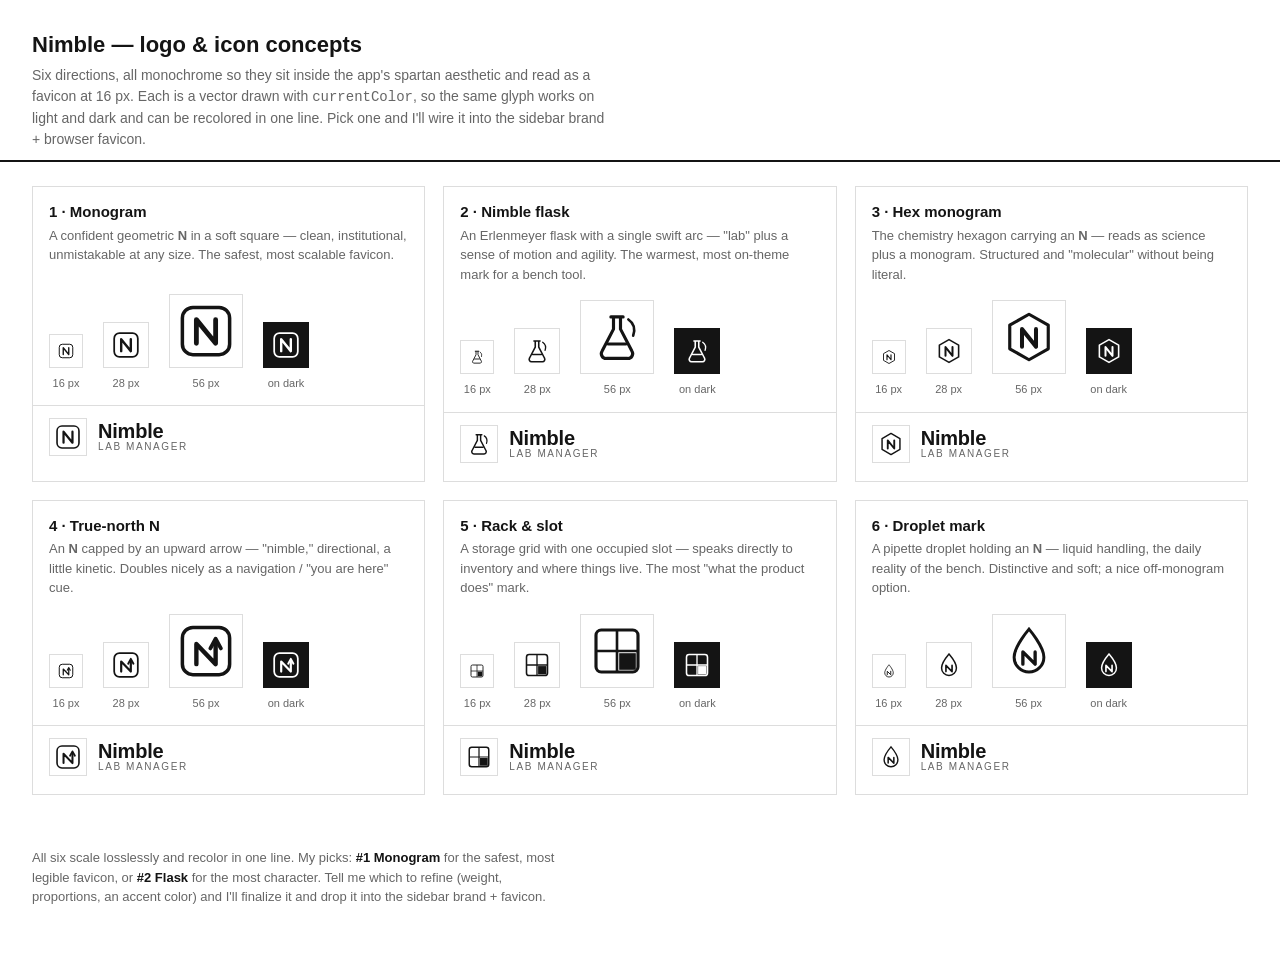
<file: brand/nimble-logos.html>
<!doctype html>
<html lang="en">
<head>
<meta charset="utf-8">
<meta name="viewport" content="width=device-width, initial-scale=1">
<title>Nimble -- logo &amp; icon concepts</title>
<style>
  :root { --ink:#141414; --muted:#666; --line:#ddd; --bg:#fff; --panel:#fafafa; }
  * { box-sizing: border-box; }
  body { margin:0; font-family: Arial, Helvetica, sans-serif; color:var(--ink); background:var(--bg); line-height:1.5; }
  header { padding:28px 32px 10px; border-bottom:2px solid var(--ink); }
  h1 { margin:0 0 4px; font-size:22px; }
  header p { margin:0; color:var(--muted); font-size:14px; max-width:74ch; }
  .grid { display:grid; grid-template-columns:repeat(auto-fill, minmax(360px,1fr)); gap:18px; padding:24px 32px 40px; }
  .card { border:1px solid var(--line); background:var(--bg); display:flex; flex-direction:column; }
  .card h2 { margin:0; font-size:15px; padding:14px 16px 0; }
  .card .why { margin:2px 16px 10px; color:var(--muted); font-size:13px; min-height:52px; }
  .previews { display:flex; align-items:flex-end; gap:20px; padding:6px 16px 14px; flex-wrap:wrap; }
  .swatch { display:flex; flex-direction:column; align-items:center; gap:7px; }
  .swatch .cap { font-size:11px; color:var(--muted); }
  .chip { display:inline-flex; align-items:center; justify-content:center; padding:8px; }
  .on-light { background:var(--bg); color:var(--ink); border:1px solid var(--line); }
  .on-dark  { background:#141414; color:#fff; border:1px solid #141414; }
  .lockup { display:flex; align-items:center; gap:11px; padding:12px 16px 18px; border-top:1px solid var(--line); }
  .lockup .word { font-size:20px; font-weight:700; letter-spacing:-.01em; line-height:1.05; }
  .lockup .word small { display:block; font-size:10px; font-weight:400; letter-spacing:.16em; color:var(--muted); text-transform:uppercase; }
  svg.ico { display:block; }
  .note { padding:0 32px 44px; color:var(--muted); font-size:13px; max-width:82ch; }
  .note b { color:var(--ink); }
  .note code { background:var(--panel); border:1px solid var(--line); padding:1px 5px; }
</style>
</head>
<body>

<!-- glyph definitions: all monochrome via currentColor -->
<svg width="0" height="0" style="position:absolute" aria-hidden="true"><defs>

  <symbol id="g-mono" viewBox="0 0 64 64">
    <rect x="5" y="5" width="54" height="54" rx="12" fill="none" stroke="currentColor" stroke-width="4"/>
    <path d="M21 46 V19 L43 46 V19" fill="none" stroke="currentColor" stroke-width="5.5" stroke-linecap="round" stroke-linejoin="round"/>
  </symbol>

  <symbol id="g-flask" viewBox="0 0 64 64">
    <path d="M25 9 h14 M28 9 v14 L15 48 a5.5 5.5 0 0 0 5 8.5 h24 a5.5 5.5 0 0 0 5-8.5 L36 23 V9"
          fill="none" stroke="currentColor" stroke-width="3.6" stroke-linejoin="round" stroke-linecap="round"/>
    <path d="M22 40 h20" stroke="currentColor" stroke-width="3.6" stroke-linecap="round"/>
    <path d="M45 12 q9.5 6.5 5.5 18.5" fill="none" stroke="currentColor" stroke-width="3" stroke-linecap="round"/>
  </symbol>

  <symbol id="g-hex" viewBox="0 0 64 64">
    <path d="M32 6 L54 18.5 V45.5 L32 58 L10 45.5 V18.5 Z" fill="none" stroke="currentColor" stroke-width="3.6" stroke-linejoin="round"/>
    <path d="M24 43 V23 L40 43 V23" fill="none" stroke="currentColor" stroke-width="4.6" stroke-linecap="round" stroke-linejoin="round"/>
  </symbol>

  <symbol id="g-north" viewBox="0 0 64 64">
    <rect x="5" y="5" width="54" height="54" rx="12" fill="none" stroke="currentColor" stroke-width="4"/>
    <path d="M21 47 V24 L43 47 V24" fill="none" stroke="currentColor" stroke-width="5" stroke-linecap="round" stroke-linejoin="round"/>
    <path d="M37 29 L43 18 L49 29" fill="none" stroke="currentColor" stroke-width="4.4" stroke-linecap="round" stroke-linejoin="round"/>
  </symbol>

  <symbol id="g-grid" viewBox="0 0 64 64">
    <rect x="8" y="8" width="48" height="48" rx="6" fill="none" stroke="currentColor" stroke-width="3.6"/>
    <path d="M32 8 V56 M8 32 H56" stroke="currentColor" stroke-width="3"/>
    <rect x="34.5" y="34.5" width="19" height="19" fill="currentColor"/>
  </symbol>

  <symbol id="g-drop" viewBox="0 0 64 64">
    <path d="M32 7 C32 7 49 27 49 39 a17 17 0 1 1 -34 0 C15 27 32 7 32 7 Z" fill="none" stroke="currentColor" stroke-width="3.4"/>
    <path d="M25 47 V33 L39 47 V33" fill="none" stroke="currentColor" stroke-width="3.8" stroke-linecap="round" stroke-linejoin="round"/>
  </symbol>

</defs></svg>

<header>
  <h1>Nimble &mdash; logo &amp; icon concepts</h1>
  <p>Six directions, all monochrome so they sit inside the app's spartan aesthetic and read
     as a favicon at 16&nbsp;px. Each is a vector drawn with <code>currentColor</code>, so the
     same glyph works on light and dark and can be recolored in one line. Pick one and I'll
     wire it into the sidebar brand + browser favicon.</p>
</header>

<div class="grid">

  <div class="card">
    <h2>1 &middot; Monogram</h2>
    <div class="why">A confident geometric <b>N</b> in a soft square &mdash; clean, institutional,
      unmistakable at any size. The safest, most scalable favicon.</div>
    <div class="previews">
      <div class="swatch"><span class="chip on-light"><svg class="ico" width="16" height="16"><use href="#g-mono"/></svg></span><span class="cap">16&nbsp;px</span></div>
      <div class="swatch"><span class="chip on-light"><svg class="ico" width="28" height="28"><use href="#g-mono"/></svg></span><span class="cap">28&nbsp;px</span></div>
      <div class="swatch"><span class="chip on-light"><svg class="ico" width="56" height="56"><use href="#g-mono"/></svg></span><span class="cap">56&nbsp;px</span></div>
      <div class="swatch"><span class="chip on-dark"><svg class="ico" width="28" height="28"><use href="#g-mono"/></svg></span><span class="cap">on dark</span></div>
    </div>
    <div class="lockup"><span class="chip on-light" style="padding:5px"><svg class="ico" width="26" height="26"><use href="#g-mono"/></svg></span><span class="word">Nimble<small>Lab Manager</small></span></div>
  </div>

  <div class="card">
    <h2>2 &middot; Nimble flask</h2>
    <div class="why">An Erlenmeyer flask with a single swift arc &mdash; "lab" plus a sense of
      motion and agility. The warmest, most on-theme mark for a bench tool.</div>
    <div class="previews">
      <div class="swatch"><span class="chip on-light"><svg class="ico" width="16" height="16"><use href="#g-flask"/></svg></span><span class="cap">16&nbsp;px</span></div>
      <div class="swatch"><span class="chip on-light"><svg class="ico" width="28" height="28"><use href="#g-flask"/></svg></span><span class="cap">28&nbsp;px</span></div>
      <div class="swatch"><span class="chip on-light"><svg class="ico" width="56" height="56"><use href="#g-flask"/></svg></span><span class="cap">56&nbsp;px</span></div>
      <div class="swatch"><span class="chip on-dark"><svg class="ico" width="28" height="28"><use href="#g-flask"/></svg></span><span class="cap">on dark</span></div>
    </div>
    <div class="lockup"><span class="chip on-light" style="padding:5px"><svg class="ico" width="26" height="26"><use href="#g-flask"/></svg></span><span class="word">Nimble<small>Lab Manager</small></span></div>
  </div>

  <div class="card">
    <h2>3 &middot; Hex monogram</h2>
    <div class="why">The chemistry hexagon carrying an <b>N</b> &mdash; reads as science plus a
      monogram. Structured and "molecular" without being literal.</div>
    <div class="previews">
      <div class="swatch"><span class="chip on-light"><svg class="ico" width="16" height="16"><use href="#g-hex"/></svg></span><span class="cap">16&nbsp;px</span></div>
      <div class="swatch"><span class="chip on-light"><svg class="ico" width="28" height="28"><use href="#g-hex"/></svg></span><span class="cap">28&nbsp;px</span></div>
      <div class="swatch"><span class="chip on-light"><svg class="ico" width="56" height="56"><use href="#g-hex"/></svg></span><span class="cap">56&nbsp;px</span></div>
      <div class="swatch"><span class="chip on-dark"><svg class="ico" width="28" height="28"><use href="#g-hex"/></svg></span><span class="cap">on dark</span></div>
    </div>
    <div class="lockup"><span class="chip on-light" style="padding:5px"><svg class="ico" width="26" height="26"><use href="#g-hex"/></svg></span><span class="word">Nimble<small>Lab Manager</small></span></div>
  </div>

  <div class="card">
    <h2>4 &middot; True-north N</h2>
    <div class="why">An <b>N</b> capped by an upward arrow &mdash; "nimble," directional, a little
      kinetic. Doubles nicely as a navigation / "you are here" cue.</div>
    <div class="previews">
      <div class="swatch"><span class="chip on-light"><svg class="ico" width="16" height="16"><use href="#g-north"/></svg></span><span class="cap">16&nbsp;px</span></div>
      <div class="swatch"><span class="chip on-light"><svg class="ico" width="28" height="28"><use href="#g-north"/></svg></span><span class="cap">28&nbsp;px</span></div>
      <div class="swatch"><span class="chip on-light"><svg class="ico" width="56" height="56"><use href="#g-north"/></svg></span><span class="cap">56&nbsp;px</span></div>
      <div class="swatch"><span class="chip on-dark"><svg class="ico" width="28" height="28"><use href="#g-north"/></svg></span><span class="cap">on dark</span></div>
    </div>
    <div class="lockup"><span class="chip on-light" style="padding:5px"><svg class="ico" width="26" height="26"><use href="#g-north"/></svg></span><span class="word">Nimble<small>Lab Manager</small></span></div>
  </div>

  <div class="card">
    <h2>5 &middot; Rack &amp; slot</h2>
    <div class="why">A storage grid with one occupied slot &mdash; speaks directly to
      inventory and where things live. The most "what the product does" mark.</div>
    <div class="previews">
      <div class="swatch"><span class="chip on-light"><svg class="ico" width="16" height="16"><use href="#g-grid"/></svg></span><span class="cap">16&nbsp;px</span></div>
      <div class="swatch"><span class="chip on-light"><svg class="ico" width="28" height="28"><use href="#g-grid"/></svg></span><span class="cap">28&nbsp;px</span></div>
      <div class="swatch"><span class="chip on-light"><svg class="ico" width="56" height="56"><use href="#g-grid"/></svg></span><span class="cap">56&nbsp;px</span></div>
      <div class="swatch"><span class="chip on-dark"><svg class="ico" width="28" height="28"><use href="#g-grid"/></svg></span><span class="cap">on dark</span></div>
    </div>
    <div class="lockup"><span class="chip on-light" style="padding:5px"><svg class="ico" width="26" height="26"><use href="#g-grid"/></svg></span><span class="word">Nimble<small>Lab Manager</small></span></div>
  </div>

  <div class="card">
    <h2>6 &middot; Droplet mark</h2>
    <div class="why">A pipette droplet holding an <b>N</b> &mdash; liquid handling, the daily
      reality of the bench. Distinctive and soft; a nice off-monogram option.</div>
    <div class="previews">
      <div class="swatch"><span class="chip on-light"><svg class="ico" width="16" height="16"><use href="#g-drop"/></svg></span><span class="cap">16&nbsp;px</span></div>
      <div class="swatch"><span class="chip on-light"><svg class="ico" width="28" height="28"><use href="#g-drop"/></svg></span><span class="cap">28&nbsp;px</span></div>
      <div class="swatch"><span class="chip on-light"><svg class="ico" width="56" height="56"><use href="#g-drop"/></svg></span><span class="cap">56&nbsp;px</span></div>
      <div class="swatch"><span class="chip on-dark"><svg class="ico" width="28" height="28"><use href="#g-drop"/></svg></span><span class="cap">on dark</span></div>
    </div>
    <div class="lockup"><span class="chip on-light" style="padding:5px"><svg class="ico" width="26" height="26"><use href="#g-drop"/></svg></span><span class="word">Nimble<small>Lab Manager</small></span></div>
  </div>

</div>

<p class="note">All six scale losslessly and recolor in one line. My picks: <b>#1 Monogram</b>
  for the safest, most legible favicon, or <b>#2 Flask</b> for the most character. Tell me which
  to refine (weight, proportions, an accent color) and I'll finalize it and drop it into the
  sidebar brand + favicon.</p>

</body>
</html>
</file>
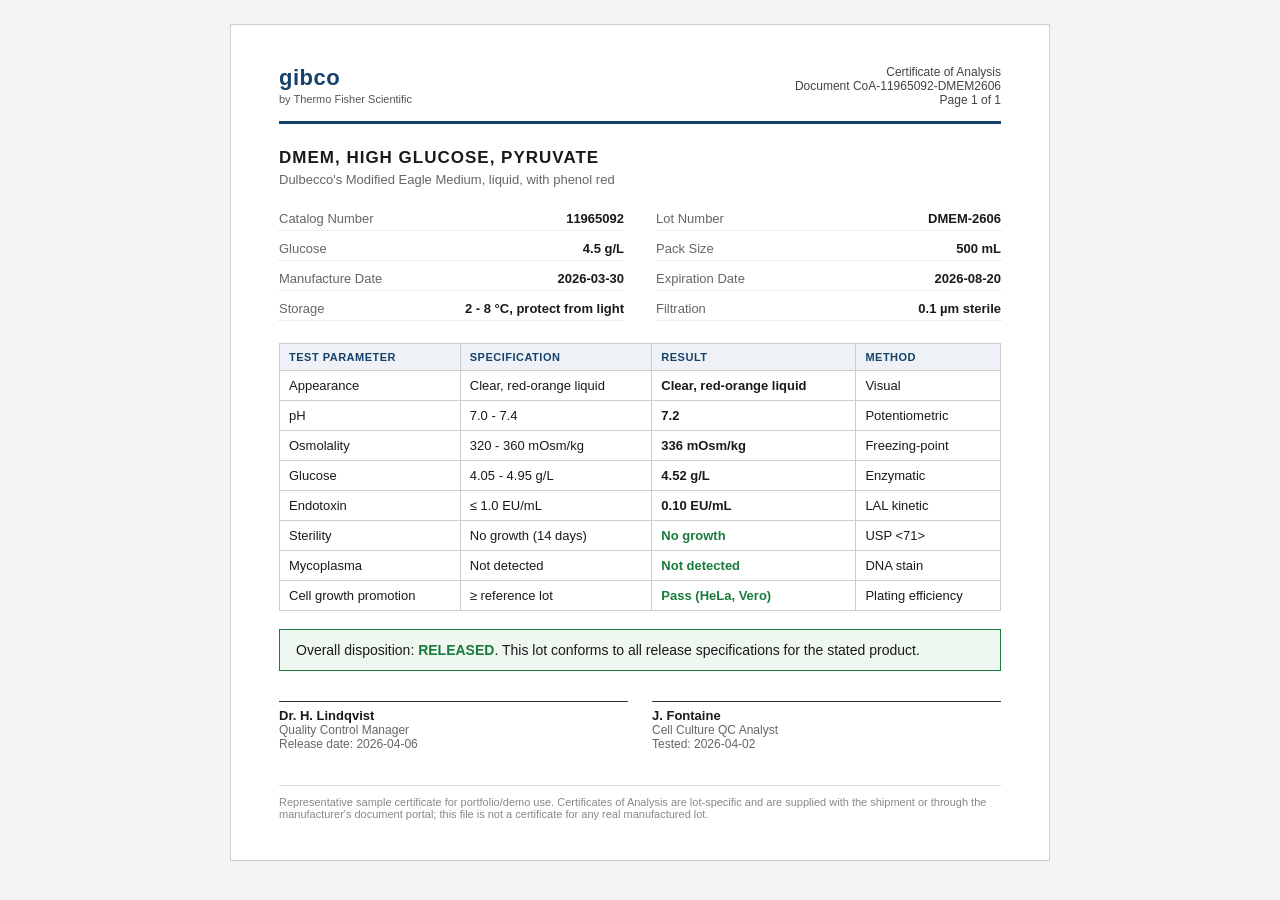
<file: examples/coa/dmem-coa.html>
<!DOCTYPE html>
<html lang="en">
<head>
<meta charset="utf-8">
<meta name="viewport" content="width=device-width, initial-scale=1">
<title>Certificate of Analysis -- DMEM, high glucose -- Lot DMEM-2606</title>
<style>
  :root { color-scheme: light; }
  * { box-sizing: border-box; }
  body { font-family: Arial, Helvetica, sans-serif; color: #1a1a1a; background: #f4f4f4; margin: 0; padding: 24px; }
  .sheet { max-width: 820px; margin: 0 auto; background: #fff; border: 1px solid #cfcfcf; padding: 40px 48px; }
  .head { display: flex; justify-content: space-between; align-items: flex-start; border-bottom: 3px solid #16416b; padding-bottom: 14px; }
  .brand { font-size: 22px; font-weight: 700; letter-spacing: .5px; color: #16416b; }
  .brand small { display: block; font-size: 11px; font-weight: 400; color: #555; letter-spacing: 0; margin-top: 2px; }
  .docid { text-align: right; font-size: 12px; color: #444; }
  h1 { font-size: 17px; text-transform: uppercase; letter-spacing: 1px; margin: 24px 0 4px; }
  .sub { color: #666; font-size: 13px; margin-bottom: 20px; }
  .meta { display: grid; grid-template-columns: 1fr 1fr; gap: 6px 32px; font-size: 13px; margin-bottom: 22px; }
  .meta div { display: flex; justify-content: space-between; border-bottom: 1px dotted #ddd; padding: 4px 0; }
  .meta span:first-child { color: #666; }
  .meta span:last-child { font-weight: 600; text-align: right; }
  table { width: 100%; border-collapse: collapse; font-size: 13px; margin-bottom: 8px; }
  th, td { border: 1px solid #ccc; padding: 7px 9px; text-align: left; }
  thead th { background: #eef2f6; color: #16416b; font-size: 11px; text-transform: uppercase; letter-spacing: .5px; }
  td.result { font-weight: 600; }
  .pass { color: #1a7a3c; font-weight: 700; }
  .disposition { margin-top: 18px; padding: 12px 16px; border: 1px solid #1a7a3c; background: #eef7f0; font-size: 14px; }
  .disposition strong { color: #1a7a3c; }
  .signoff { margin-top: 30px; display: grid; grid-template-columns: 1fr 1fr; gap: 24px; font-size: 13px; }
  .sig { border-top: 1px solid #333; padding-top: 6px; }
  .sig .name { font-weight: 700; }
  .sig .role { color: #666; font-size: 12px; }
  .foot { margin-top: 34px; border-top: 1px solid #ddd; padding-top: 10px; font-size: 11px; color: #888; }
  @media print { body { background: #fff; padding: 0; } .sheet { border: 0; } }
</style>
</head>
<body>
<div class="sheet">
  <div class="head">
    <div class="brand">gibco<small>by Thermo Fisher Scientific</small></div>
    <div class="docid">
      Certificate of Analysis<br>
      Document CoA-11965092-DMEM2606<br>
      Page 1 of 1
    </div>
  </div>

  <h1>DMEM, high glucose, pyruvate</h1>
  <div class="sub">Dulbecco's Modified Eagle Medium, liquid, with phenol red</div>

  <div class="meta">
    <div><span>Catalog Number</span><span>11965092</span></div>
    <div><span>Lot Number</span><span>DMEM-2606</span></div>
    <div><span>Glucose</span><span>4.5 g/L</span></div>
    <div><span>Pack Size</span><span>500 mL</span></div>
    <div><span>Manufacture Date</span><span>2026-03-30</span></div>
    <div><span>Expiration Date</span><span>2026-08-20</span></div>
    <div><span>Storage</span><span>2 - 8 &deg;C, protect from light</span></div>
    <div><span>Filtration</span><span>0.1 &micro;m sterile</span></div>
  </div>

  <table>
    <thead>
      <tr><th>Test Parameter</th><th>Specification</th><th>Result</th><th>Method</th></tr>
    </thead>
    <tbody>
      <tr><td>Appearance</td><td>Clear, red-orange liquid</td><td class="result">Clear, red-orange liquid</td><td>Visual</td></tr>
      <tr><td>pH</td><td>7.0 - 7.4</td><td class="result">7.2</td><td>Potentiometric</td></tr>
      <tr><td>Osmolality</td><td>320 - 360 mOsm/kg</td><td class="result">336 mOsm/kg</td><td>Freezing-point</td></tr>
      <tr><td>Glucose</td><td>4.05 - 4.95 g/L</td><td class="result">4.52 g/L</td><td>Enzymatic</td></tr>
      <tr><td>Endotoxin</td><td>&le; 1.0 EU/mL</td><td class="result">0.10 EU/mL</td><td>LAL kinetic</td></tr>
      <tr><td>Sterility</td><td>No growth (14 days)</td><td class="result pass">No growth</td><td>USP &lt;71&gt;</td></tr>
      <tr><td>Mycoplasma</td><td>Not detected</td><td class="result pass">Not detected</td><td>DNA stain</td></tr>
      <tr><td>Cell growth promotion</td><td>&ge; reference lot</td><td class="result pass">Pass (HeLa, Vero)</td><td>Plating efficiency</td></tr>
    </tbody>
  </table>

  <div class="disposition">
    Overall disposition: <strong>RELEASED</strong>. This lot conforms to all
    release specifications for the stated product.
  </div>

  <div class="signoff">
    <div class="sig">
      <div class="name">Dr. H. Lindqvist</div>
      <div class="role">Quality Control Manager</div>
      <div class="role">Release date: 2026-04-06</div>
    </div>
    <div class="sig">
      <div class="name">J. Fontaine</div>
      <div class="role">Cell Culture QC Analyst</div>
      <div class="role">Tested: 2026-04-02</div>
    </div>
  </div>

  <div class="foot">
    Representative sample certificate for portfolio/demo use. Certificates of
    Analysis are lot-specific and are supplied with the shipment or through the
    manufacturer's document portal; this file is not a certificate for any real
    manufactured lot.
  </div>
</div>
</body>
</html>
</file>
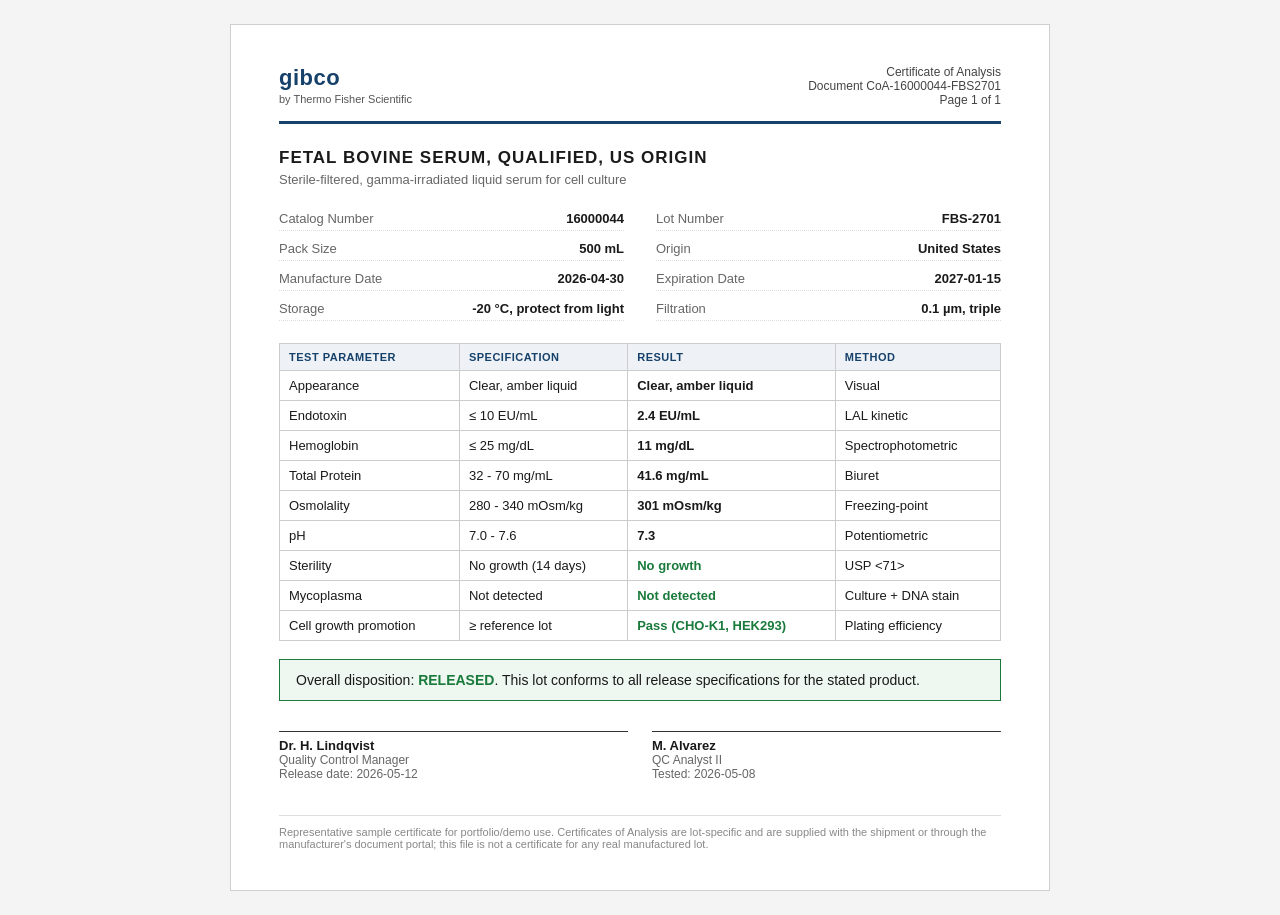
<file: examples/coa/fbs-coa.html>
<!DOCTYPE html>
<html lang="en">
<head>
<meta charset="utf-8">
<meta name="viewport" content="width=device-width, initial-scale=1">
<title>Certificate of Analysis -- Fetal Bovine Serum -- Lot FBS-2701</title>
<style>
  :root { color-scheme: light; }
  * { box-sizing: border-box; }
  body { font-family: Arial, Helvetica, sans-serif; color: #1a1a1a; background: #f4f4f4; margin: 0; padding: 24px; }
  .sheet { max-width: 820px; margin: 0 auto; background: #fff; border: 1px solid #cfcfcf; padding: 40px 48px; }
  .head { display: flex; justify-content: space-between; align-items: flex-start; border-bottom: 3px solid #16416b; padding-bottom: 14px; }
  .brand { font-size: 22px; font-weight: 700; letter-spacing: .5px; color: #16416b; }
  .brand small { display: block; font-size: 11px; font-weight: 400; color: #555; letter-spacing: 0; margin-top: 2px; }
  .docid { text-align: right; font-size: 12px; color: #444; }
  h1 { font-size: 17px; text-transform: uppercase; letter-spacing: 1px; margin: 24px 0 4px; }
  .sub { color: #666; font-size: 13px; margin-bottom: 20px; }
  .meta { display: grid; grid-template-columns: 1fr 1fr; gap: 6px 32px; font-size: 13px; margin-bottom: 22px; }
  .meta div { display: flex; justify-content: space-between; border-bottom: 1px dotted #ddd; padding: 4px 0; }
  .meta span:first-child { color: #666; }
  .meta span:last-child { font-weight: 600; text-align: right; }
  table { width: 100%; border-collapse: collapse; font-size: 13px; margin-bottom: 8px; }
  th, td { border: 1px solid #ccc; padding: 7px 9px; text-align: left; }
  thead th { background: #eef2f6; color: #16416b; font-size: 11px; text-transform: uppercase; letter-spacing: .5px; }
  td.result { font-weight: 600; }
  .pass { color: #1a7a3c; font-weight: 700; }
  .disposition { margin-top: 18px; padding: 12px 16px; border: 1px solid #1a7a3c; background: #eef7f0; font-size: 14px; }
  .disposition strong { color: #1a7a3c; }
  .signoff { margin-top: 30px; display: grid; grid-template-columns: 1fr 1fr; gap: 24px; font-size: 13px; }
  .sig { border-top: 1px solid #333; padding-top: 6px; }
  .sig .name { font-weight: 700; }
  .sig .role { color: #666; font-size: 12px; }
  .foot { margin-top: 34px; border-top: 1px solid #ddd; padding-top: 10px; font-size: 11px; color: #888; }
  @media print { body { background: #fff; padding: 0; } .sheet { border: 0; } }
</style>
</head>
<body>
<div class="sheet">
  <div class="head">
    <div class="brand">gibco<small>by Thermo Fisher Scientific</small></div>
    <div class="docid">
      Certificate of Analysis<br>
      Document CoA-16000044-FBS2701<br>
      Page 1 of 1
    </div>
  </div>

  <h1>Fetal Bovine Serum, qualified, US origin</h1>
  <div class="sub">Sterile-filtered, gamma-irradiated liquid serum for cell culture</div>

  <div class="meta">
    <div><span>Catalog Number</span><span>16000044</span></div>
    <div><span>Lot Number</span><span>FBS-2701</span></div>
    <div><span>Pack Size</span><span>500 mL</span></div>
    <div><span>Origin</span><span>United States</span></div>
    <div><span>Manufacture Date</span><span>2026-04-30</span></div>
    <div><span>Expiration Date</span><span>2027-01-15</span></div>
    <div><span>Storage</span><span>-20 &deg;C, protect from light</span></div>
    <div><span>Filtration</span><span>0.1 &micro;m, triple</span></div>
  </div>

  <table>
    <thead>
      <tr><th>Test Parameter</th><th>Specification</th><th>Result</th><th>Method</th></tr>
    </thead>
    <tbody>
      <tr><td>Appearance</td><td>Clear, amber liquid</td><td class="result">Clear, amber liquid</td><td>Visual</td></tr>
      <tr><td>Endotoxin</td><td>&le; 10 EU/mL</td><td class="result">2.4 EU/mL</td><td>LAL kinetic</td></tr>
      <tr><td>Hemoglobin</td><td>&le; 25 mg/dL</td><td class="result">11 mg/dL</td><td>Spectrophotometric</td></tr>
      <tr><td>Total Protein</td><td>32 - 70 mg/mL</td><td class="result">41.6 mg/mL</td><td>Biuret</td></tr>
      <tr><td>Osmolality</td><td>280 - 340 mOsm/kg</td><td class="result">301 mOsm/kg</td><td>Freezing-point</td></tr>
      <tr><td>pH</td><td>7.0 - 7.6</td><td class="result">7.3</td><td>Potentiometric</td></tr>
      <tr><td>Sterility</td><td>No growth (14 days)</td><td class="result pass">No growth</td><td>USP &lt;71&gt;</td></tr>
      <tr><td>Mycoplasma</td><td>Not detected</td><td class="result pass">Not detected</td><td>Culture + DNA stain</td></tr>
      <tr><td>Cell growth promotion</td><td>&ge; reference lot</td><td class="result pass">Pass (CHO-K1, HEK293)</td><td>Plating efficiency</td></tr>
    </tbody>
  </table>

  <div class="disposition">
    Overall disposition: <strong>RELEASED</strong>. This lot conforms to all
    release specifications for the stated product.
  </div>

  <div class="signoff">
    <div class="sig">
      <div class="name">Dr. H. Lindqvist</div>
      <div class="role">Quality Control Manager</div>
      <div class="role">Release date: 2026-05-12</div>
    </div>
    <div class="sig">
      <div class="name">M. Alvarez</div>
      <div class="role">QC Analyst II</div>
      <div class="role">Tested: 2026-05-08</div>
    </div>
  </div>

  <div class="foot">
    Representative sample certificate for portfolio/demo use. Certificates of
    Analysis are lot-specific and are supplied with the shipment or through the
    manufacturer's document portal; this file is not a certificate for any real
    manufactured lot.
  </div>
</div>
</body>
</html>
</file>
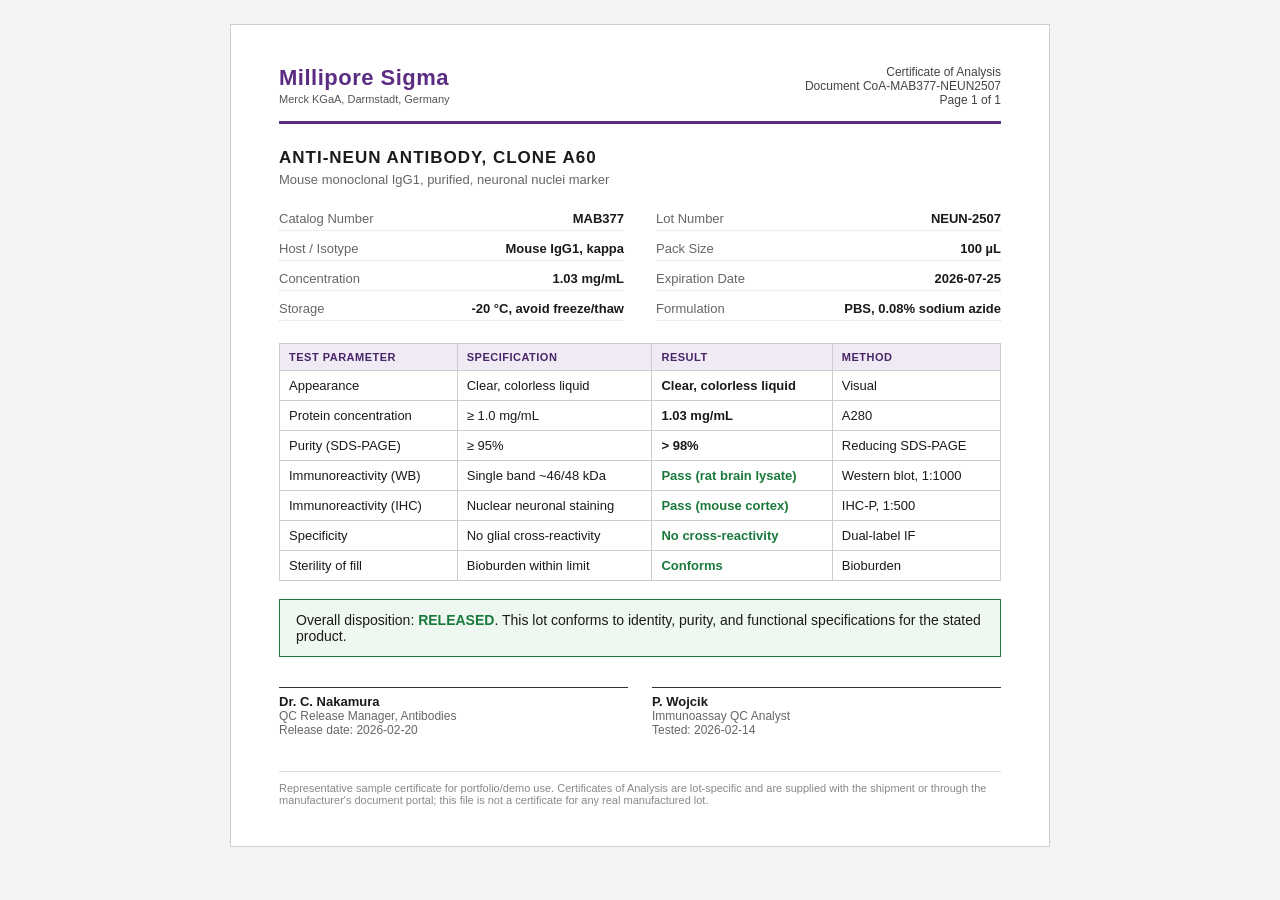
<file: examples/coa/neun-antibody-coa.html>
<!DOCTYPE html>
<html lang="en">
<head>
<meta charset="utf-8">
<meta name="viewport" content="width=device-width, initial-scale=1">
<title>Certificate of Analysis -- Anti-NeuN Antibody -- Lot NEUN-2507</title>
<style>
  :root { color-scheme: light; }
  * { box-sizing: border-box; }
  body { font-family: Arial, Helvetica, sans-serif; color: #1a1a1a; background: #f4f4f4; margin: 0; padding: 24px; }
  .sheet { max-width: 820px; margin: 0 auto; background: #fff; border: 1px solid #cfcfcf; padding: 40px 48px; }
  .head { display: flex; justify-content: space-between; align-items: flex-start; border-bottom: 3px solid #5b2d82; padding-bottom: 14px; }
  .brand { font-size: 22px; font-weight: 700; letter-spacing: .5px; color: #5b2d82; }
  .brand small { display: block; font-size: 11px; font-weight: 400; color: #555; letter-spacing: 0; margin-top: 2px; }
  .docid { text-align: right; font-size: 12px; color: #444; }
  h1 { font-size: 17px; text-transform: uppercase; letter-spacing: 1px; margin: 24px 0 4px; }
  .sub { color: #666; font-size: 13px; margin-bottom: 20px; }
  .meta { display: grid; grid-template-columns: 1fr 1fr; gap: 6px 32px; font-size: 13px; margin-bottom: 22px; }
  .meta div { display: flex; justify-content: space-between; border-bottom: 1px dotted #ddd; padding: 4px 0; }
  .meta span:first-child { color: #666; }
  .meta span:last-child { font-weight: 600; text-align: right; }
  table { width: 100%; border-collapse: collapse; font-size: 13px; margin-bottom: 8px; }
  th, td { border: 1px solid #ccc; padding: 7px 9px; text-align: left; }
  thead th { background: #f0eaf5; color: #4a2569; font-size: 11px; text-transform: uppercase; letter-spacing: .5px; }
  td.result { font-weight: 600; }
  .pass { color: #1a7a3c; font-weight: 700; }
  .disposition { margin-top: 18px; padding: 12px 16px; border: 1px solid #1a7a3c; background: #eef7f0; font-size: 14px; }
  .disposition strong { color: #1a7a3c; }
  .signoff { margin-top: 30px; display: grid; grid-template-columns: 1fr 1fr; gap: 24px; font-size: 13px; }
  .sig { border-top: 1px solid #333; padding-top: 6px; }
  .sig .name { font-weight: 700; }
  .sig .role { color: #666; font-size: 12px; }
  .foot { margin-top: 34px; border-top: 1px solid #ddd; padding-top: 10px; font-size: 11px; color: #888; }
  @media print { body { background: #fff; padding: 0; } .sheet { border: 0; } }
</style>
</head>
<body>
<div class="sheet">
  <div class="head">
    <div class="brand">Millipore Sigma<small>Merck KGaA, Darmstadt, Germany</small></div>
    <div class="docid">
      Certificate of Analysis<br>
      Document CoA-MAB377-NEUN2507<br>
      Page 1 of 1
    </div>
  </div>

  <h1>Anti-NeuN Antibody, clone A60</h1>
  <div class="sub">Mouse monoclonal IgG1, purified, neuronal nuclei marker</div>

  <div class="meta">
    <div><span>Catalog Number</span><span>MAB377</span></div>
    <div><span>Lot Number</span><span>NEUN-2507</span></div>
    <div><span>Host / Isotype</span><span>Mouse IgG1, kappa</span></div>
    <div><span>Pack Size</span><span>100 &micro;L</span></div>
    <div><span>Concentration</span><span>1.03 mg/mL</span></div>
    <div><span>Expiration Date</span><span>2026-07-25</span></div>
    <div><span>Storage</span><span>-20 &deg;C, avoid freeze/thaw</span></div>
    <div><span>Formulation</span><span>PBS, 0.08% sodium azide</span></div>
  </div>

  <table>
    <thead>
      <tr><th>Test Parameter</th><th>Specification</th><th>Result</th><th>Method</th></tr>
    </thead>
    <tbody>
      <tr><td>Appearance</td><td>Clear, colorless liquid</td><td class="result">Clear, colorless liquid</td><td>Visual</td></tr>
      <tr><td>Protein concentration</td><td>&ge; 1.0 mg/mL</td><td class="result">1.03 mg/mL</td><td>A280</td></tr>
      <tr><td>Purity (SDS-PAGE)</td><td>&ge; 95%</td><td class="result">&gt; 98%</td><td>Reducing SDS-PAGE</td></tr>
      <tr><td>Immunoreactivity (WB)</td><td>Single band ~46/48 kDa</td><td class="result pass">Pass (rat brain lysate)</td><td>Western blot, 1:1000</td></tr>
      <tr><td>Immunoreactivity (IHC)</td><td>Nuclear neuronal staining</td><td class="result pass">Pass (mouse cortex)</td><td>IHC-P, 1:500</td></tr>
      <tr><td>Specificity</td><td>No glial cross-reactivity</td><td class="result pass">No cross-reactivity</td><td>Dual-label IF</td></tr>
      <tr><td>Sterility of fill</td><td>Bioburden within limit</td><td class="result pass">Conforms</td><td>Bioburden</td></tr>
    </tbody>
  </table>

  <div class="disposition">
    Overall disposition: <strong>RELEASED</strong>. This lot conforms to
    identity, purity, and functional specifications for the stated product.
  </div>

  <div class="signoff">
    <div class="sig">
      <div class="name">Dr. C. Nakamura</div>
      <div class="role">QC Release Manager, Antibodies</div>
      <div class="role">Release date: 2026-02-20</div>
    </div>
    <div class="sig">
      <div class="name">P. Wojcik</div>
      <div class="role">Immunoassay QC Analyst</div>
      <div class="role">Tested: 2026-02-14</div>
    </div>
  </div>

  <div class="foot">
    Representative sample certificate for portfolio/demo use. Certificates of
    Analysis are lot-specific and are supplied with the shipment or through the
    manufacturer's document portal; this file is not a certificate for any real
    manufactured lot.
  </div>
</div>
</body>
</html>
</file>
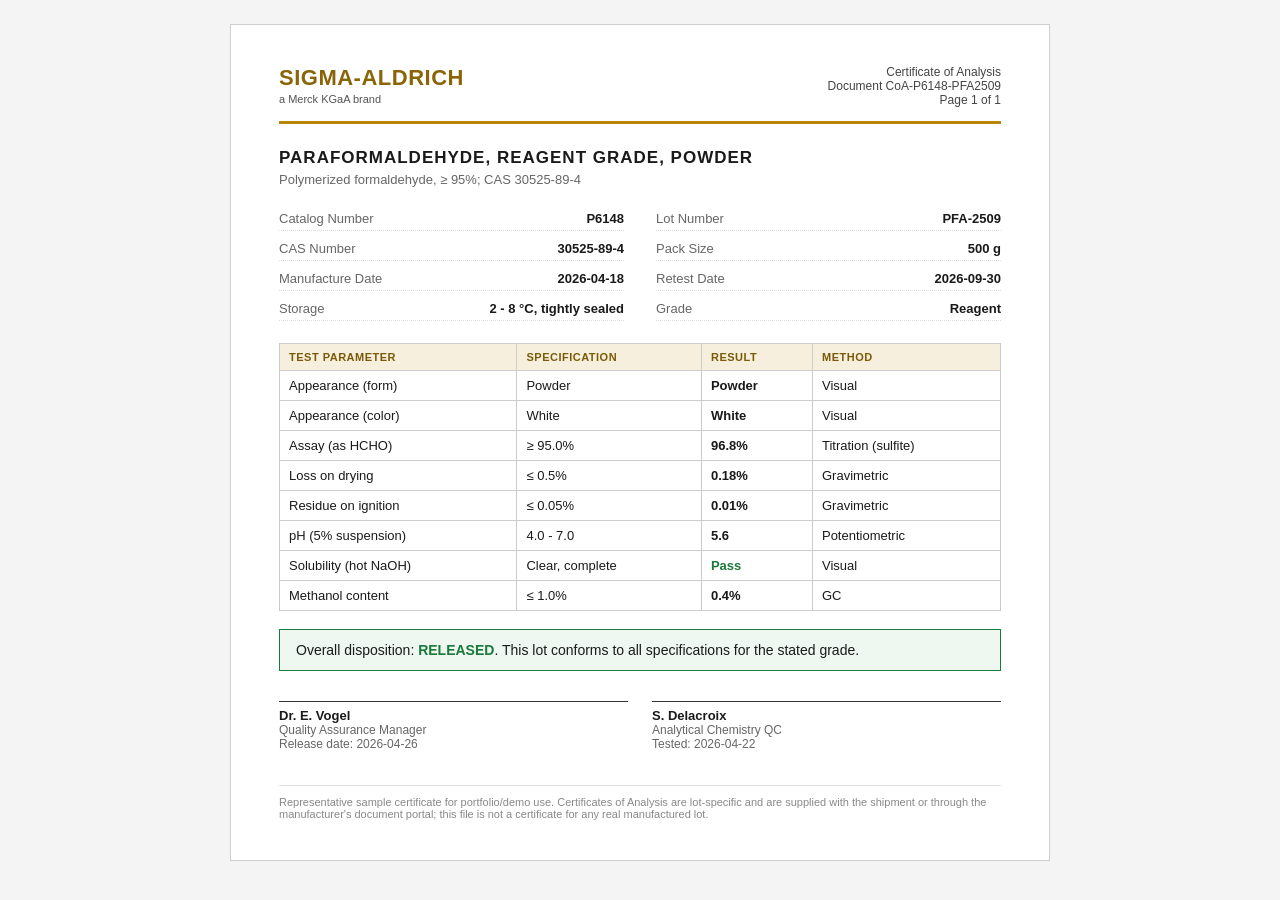
<file: examples/coa/paraformaldehyde-coa.html>
<!DOCTYPE html>
<html lang="en">
<head>
<meta charset="utf-8">
<meta name="viewport" content="width=device-width, initial-scale=1">
<title>Certificate of Analysis -- Paraformaldehyde -- Lot PFA-2509</title>
<style>
  :root { color-scheme: light; }
  * { box-sizing: border-box; }
  body { font-family: Arial, Helvetica, sans-serif; color: #1a1a1a; background: #f4f4f4; margin: 0; padding: 24px; }
  .sheet { max-width: 820px; margin: 0 auto; background: #fff; border: 1px solid #cfcfcf; padding: 40px 48px; }
  .head { display: flex; justify-content: space-between; align-items: flex-start; border-bottom: 3px solid #b8860b; padding-bottom: 14px; }
  .brand { font-size: 22px; font-weight: 700; letter-spacing: .5px; color: #8a6508; }
  .brand small { display: block; font-size: 11px; font-weight: 400; color: #555; letter-spacing: 0; margin-top: 2px; }
  .docid { text-align: right; font-size: 12px; color: #444; }
  h1 { font-size: 17px; text-transform: uppercase; letter-spacing: 1px; margin: 24px 0 4px; }
  .sub { color: #666; font-size: 13px; margin-bottom: 20px; }
  .meta { display: grid; grid-template-columns: 1fr 1fr; gap: 6px 32px; font-size: 13px; margin-bottom: 22px; }
  .meta div { display: flex; justify-content: space-between; border-bottom: 1px dotted #ddd; padding: 4px 0; }
  .meta span:first-child { color: #666; }
  .meta span:last-child { font-weight: 600; text-align: right; }
  table { width: 100%; border-collapse: collapse; font-size: 13px; margin-bottom: 8px; }
  th, td { border: 1px solid #ccc; padding: 7px 9px; text-align: left; }
  thead th { background: #f6efdd; color: #7a5a06; font-size: 11px; text-transform: uppercase; letter-spacing: .5px; }
  td.result { font-weight: 600; }
  .pass { color: #1a7a3c; font-weight: 700; }
  .disposition { margin-top: 18px; padding: 12px 16px; border: 1px solid #1a7a3c; background: #eef7f0; font-size: 14px; }
  .disposition strong { color: #1a7a3c; }
  .signoff { margin-top: 30px; display: grid; grid-template-columns: 1fr 1fr; gap: 24px; font-size: 13px; }
  .sig { border-top: 1px solid #333; padding-top: 6px; }
  .sig .name { font-weight: 700; }
  .sig .role { color: #666; font-size: 12px; }
  .foot { margin-top: 34px; border-top: 1px solid #ddd; padding-top: 10px; font-size: 11px; color: #888; }
  @media print { body { background: #fff; padding: 0; } .sheet { border: 0; } }
</style>
</head>
<body>
<div class="sheet">
  <div class="head">
    <div class="brand">SIGMA-ALDRICH<small>a Merck KGaA brand</small></div>
    <div class="docid">
      Certificate of Analysis<br>
      Document CoA-P6148-PFA2509<br>
      Page 1 of 1
    </div>
  </div>

  <h1>Paraformaldehyde, reagent grade, powder</h1>
  <div class="sub">Polymerized formaldehyde, &ge; 95%; CAS 30525-89-4</div>

  <div class="meta">
    <div><span>Catalog Number</span><span>P6148</span></div>
    <div><span>Lot Number</span><span>PFA-2509</span></div>
    <div><span>CAS Number</span><span>30525-89-4</span></div>
    <div><span>Pack Size</span><span>500 g</span></div>
    <div><span>Manufacture Date</span><span>2026-04-18</span></div>
    <div><span>Retest Date</span><span>2026-09-30</span></div>
    <div><span>Storage</span><span>2 - 8 &deg;C, tightly sealed</span></div>
    <div><span>Grade</span><span>Reagent</span></div>
  </div>

  <table>
    <thead>
      <tr><th>Test Parameter</th><th>Specification</th><th>Result</th><th>Method</th></tr>
    </thead>
    <tbody>
      <tr><td>Appearance (form)</td><td>Powder</td><td class="result">Powder</td><td>Visual</td></tr>
      <tr><td>Appearance (color)</td><td>White</td><td class="result">White</td><td>Visual</td></tr>
      <tr><td>Assay (as HCHO)</td><td>&ge; 95.0%</td><td class="result">96.8%</td><td>Titration (sulfite)</td></tr>
      <tr><td>Loss on drying</td><td>&le; 0.5%</td><td class="result">0.18%</td><td>Gravimetric</td></tr>
      <tr><td>Residue on ignition</td><td>&le; 0.05%</td><td class="result">0.01%</td><td>Gravimetric</td></tr>
      <tr><td>pH (5% suspension)</td><td>4.0 - 7.0</td><td class="result">5.6</td><td>Potentiometric</td></tr>
      <tr><td>Solubility (hot NaOH)</td><td>Clear, complete</td><td class="result pass">Pass</td><td>Visual</td></tr>
      <tr><td>Methanol content</td><td>&le; 1.0%</td><td class="result">0.4%</td><td>GC</td></tr>
    </tbody>
  </table>

  <div class="disposition">
    Overall disposition: <strong>RELEASED</strong>. This lot conforms to all
    specifications for the stated grade.
  </div>

  <div class="signoff">
    <div class="sig">
      <div class="name">Dr. E. Vogel</div>
      <div class="role">Quality Assurance Manager</div>
      <div class="role">Release date: 2026-04-26</div>
    </div>
    <div class="sig">
      <div class="name">S. Delacroix</div>
      <div class="role">Analytical Chemistry QC</div>
      <div class="role">Tested: 2026-04-22</div>
    </div>
  </div>

  <div class="foot">
    Representative sample certificate for portfolio/demo use. Certificates of
    Analysis are lot-specific and are supplied with the shipment or through the
    manufacturer's document portal; this file is not a certificate for any real
    manufactured lot.
  </div>
</div>
</body>
</html>
</file>
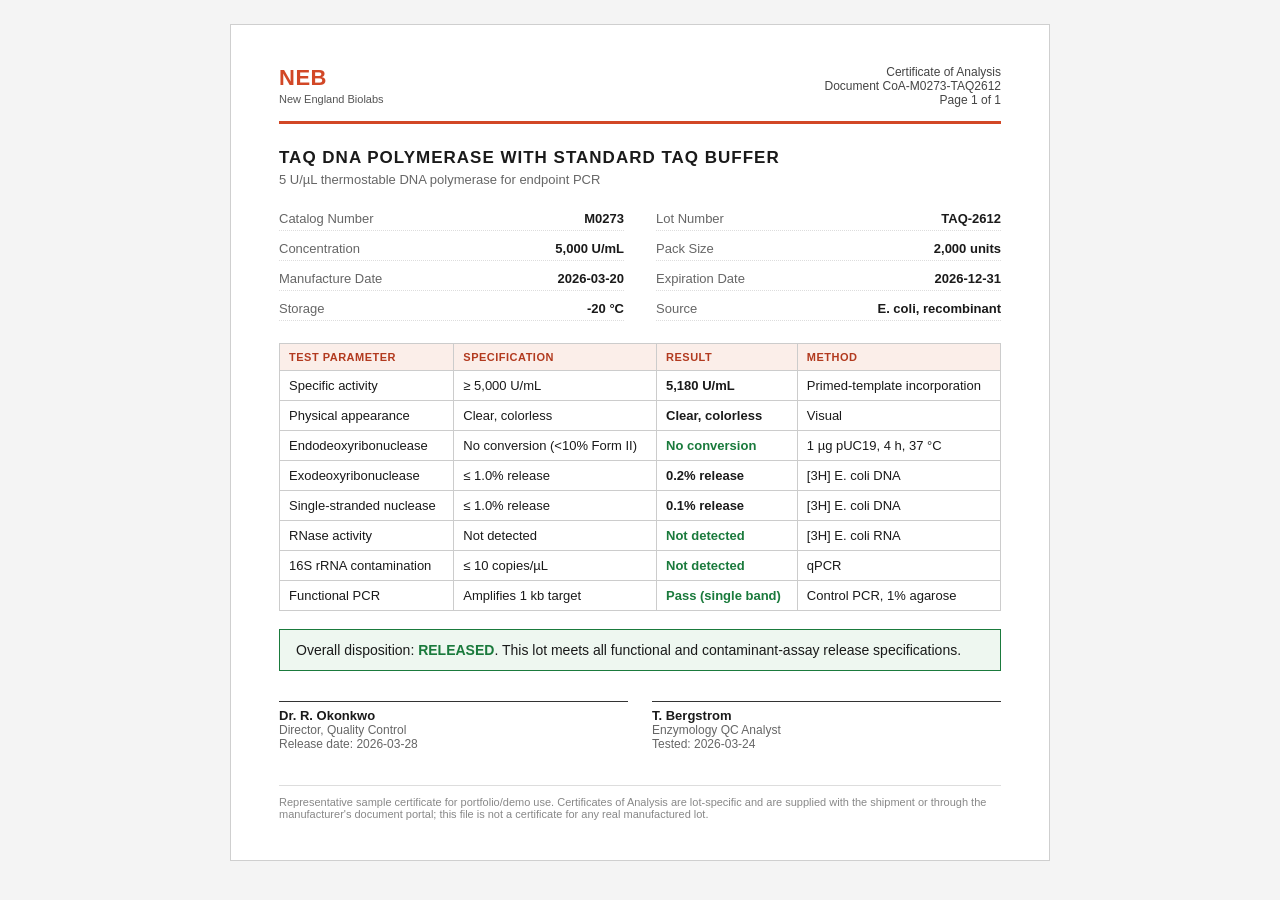
<file: examples/coa/taq-polymerase-coa.html>
<!DOCTYPE html>
<html lang="en">
<head>
<meta charset="utf-8">
<meta name="viewport" content="width=device-width, initial-scale=1">
<title>Certificate of Analysis -- Taq DNA Polymerase -- Lot TAQ-2612</title>
<style>
  :root { color-scheme: light; }
  * { box-sizing: border-box; }
  body { font-family: Arial, Helvetica, sans-serif; color: #1a1a1a; background: #f4f4f4; margin: 0; padding: 24px; }
  .sheet { max-width: 820px; margin: 0 auto; background: #fff; border: 1px solid #cfcfcf; padding: 40px 48px; }
  .head { display: flex; justify-content: space-between; align-items: flex-start; border-bottom: 3px solid #d24726; padding-bottom: 14px; }
  .brand { font-size: 22px; font-weight: 700; letter-spacing: .5px; color: #d24726; }
  .brand small { display: block; font-size: 11px; font-weight: 400; color: #555; letter-spacing: 0; margin-top: 2px; }
  .docid { text-align: right; font-size: 12px; color: #444; }
  h1 { font-size: 17px; text-transform: uppercase; letter-spacing: 1px; margin: 24px 0 4px; }
  .sub { color: #666; font-size: 13px; margin-bottom: 20px; }
  .meta { display: grid; grid-template-columns: 1fr 1fr; gap: 6px 32px; font-size: 13px; margin-bottom: 22px; }
  .meta div { display: flex; justify-content: space-between; border-bottom: 1px dotted #ddd; padding: 4px 0; }
  .meta span:first-child { color: #666; }
  .meta span:last-child { font-weight: 600; text-align: right; }
  table { width: 100%; border-collapse: collapse; font-size: 13px; margin-bottom: 8px; }
  th, td { border: 1px solid #ccc; padding: 7px 9px; text-align: left; }
  thead th { background: #fbeee9; color: #b23a1f; font-size: 11px; text-transform: uppercase; letter-spacing: .5px; }
  td.result { font-weight: 600; }
  .pass { color: #1a7a3c; font-weight: 700; }
  .disposition { margin-top: 18px; padding: 12px 16px; border: 1px solid #1a7a3c; background: #eef7f0; font-size: 14px; }
  .disposition strong { color: #1a7a3c; }
  .signoff { margin-top: 30px; display: grid; grid-template-columns: 1fr 1fr; gap: 24px; font-size: 13px; }
  .sig { border-top: 1px solid #333; padding-top: 6px; }
  .sig .name { font-weight: 700; }
  .sig .role { color: #666; font-size: 12px; }
  .foot { margin-top: 34px; border-top: 1px solid #ddd; padding-top: 10px; font-size: 11px; color: #888; }
  @media print { body { background: #fff; padding: 0; } .sheet { border: 0; } }
</style>
</head>
<body>
<div class="sheet">
  <div class="head">
    <div class="brand">NEB<small>New England Biolabs</small></div>
    <div class="docid">
      Certificate of Analysis<br>
      Document CoA-M0273-TAQ2612<br>
      Page 1 of 1
    </div>
  </div>

  <h1>Taq DNA Polymerase with Standard Taq Buffer</h1>
  <div class="sub">5 U/&micro;L thermostable DNA polymerase for endpoint PCR</div>

  <div class="meta">
    <div><span>Catalog Number</span><span>M0273</span></div>
    <div><span>Lot Number</span><span>TAQ-2612</span></div>
    <div><span>Concentration</span><span>5,000 U/mL</span></div>
    <div><span>Pack Size</span><span>2,000 units</span></div>
    <div><span>Manufacture Date</span><span>2026-03-20</span></div>
    <div><span>Expiration Date</span><span>2026-12-31</span></div>
    <div><span>Storage</span><span>-20 &deg;C</span></div>
    <div><span>Source</span><span>E. coli, recombinant</span></div>
  </div>

  <table>
    <thead>
      <tr><th>Test Parameter</th><th>Specification</th><th>Result</th><th>Method</th></tr>
    </thead>
    <tbody>
      <tr><td>Specific activity</td><td>&ge; 5,000 U/mL</td><td class="result">5,180 U/mL</td><td>Primed-template incorporation</td></tr>
      <tr><td>Physical appearance</td><td>Clear, colorless</td><td class="result">Clear, colorless</td><td>Visual</td></tr>
      <tr><td>Endodeoxyribonuclease</td><td>No conversion (&lt;10% Form II)</td><td class="result pass">No conversion</td><td>1 &micro;g pUC19, 4 h, 37 &deg;C</td></tr>
      <tr><td>Exodeoxyribonuclease</td><td>&le; 1.0% release</td><td class="result">0.2% release</td><td>[3H] E. coli DNA</td></tr>
      <tr><td>Single-stranded nuclease</td><td>&le; 1.0% release</td><td class="result">0.1% release</td><td>[3H] E. coli DNA</td></tr>
      <tr><td>RNase activity</td><td>Not detected</td><td class="result pass">Not detected</td><td>[3H] E. coli RNA</td></tr>
      <tr><td>16S rRNA contamination</td><td>&le; 10 copies/&micro;L</td><td class="result pass">Not detected</td><td>qPCR</td></tr>
      <tr><td>Functional PCR</td><td>Amplifies 1 kb target</td><td class="result pass">Pass (single band)</td><td>Control PCR, 1% agarose</td></tr>
    </tbody>
  </table>

  <div class="disposition">
    Overall disposition: <strong>RELEASED</strong>. This lot meets all
    functional and contaminant-assay release specifications.
  </div>

  <div class="signoff">
    <div class="sig">
      <div class="name">Dr. R. Okonkwo</div>
      <div class="role">Director, Quality Control</div>
      <div class="role">Release date: 2026-03-28</div>
    </div>
    <div class="sig">
      <div class="name">T. Bergstrom</div>
      <div class="role">Enzymology QC Analyst</div>
      <div class="role">Tested: 2026-03-24</div>
    </div>
  </div>

  <div class="foot">
    Representative sample certificate for portfolio/demo use. Certificates of
    Analysis are lot-specific and are supplied with the shipment or through the
    manufacturer's document portal; this file is not a certificate for any real
    manufactured lot.
  </div>
</div>
</body>
</html>
</file>
